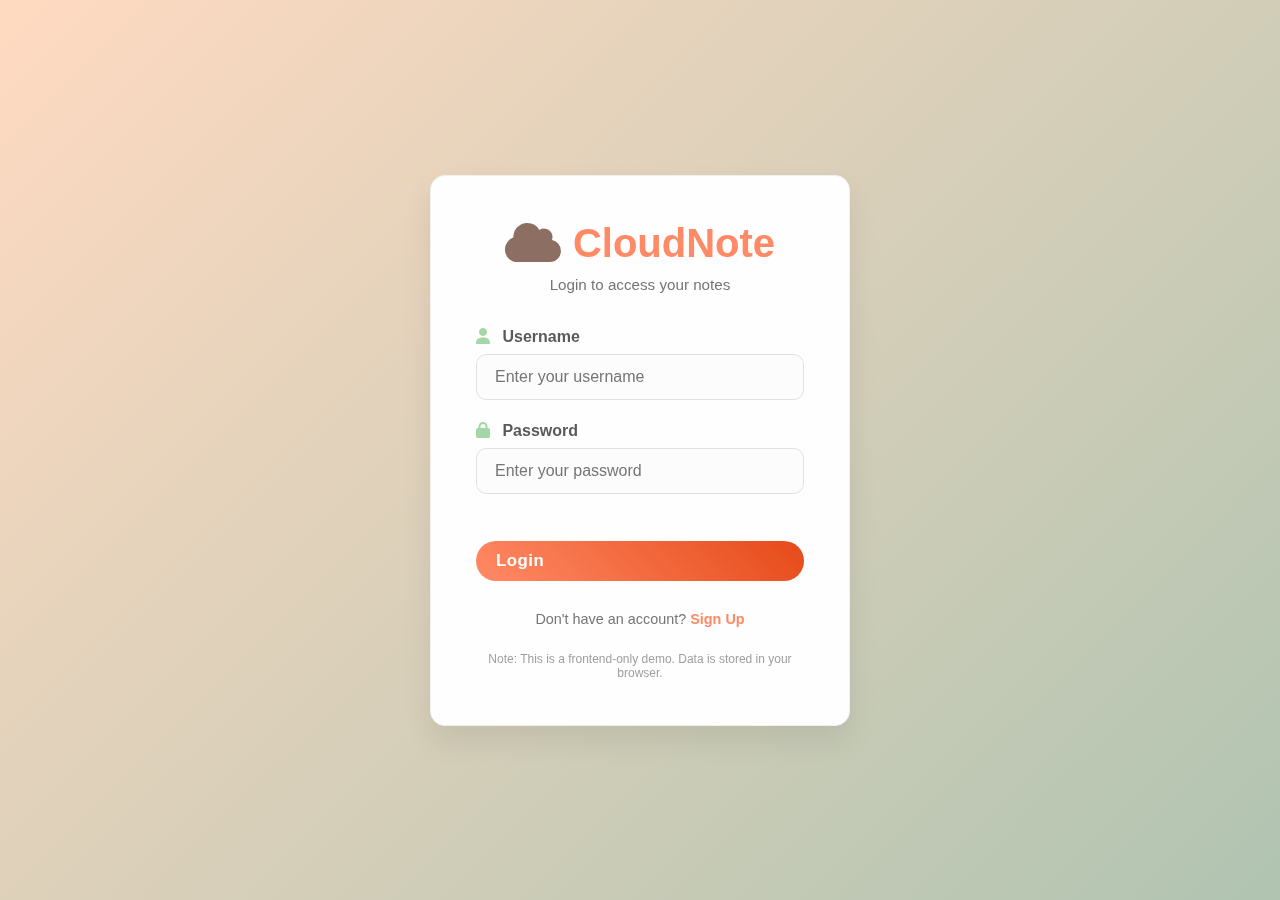
<file: index.html>
<!DOCTYPE html>
<html lang="en">
<head>
    <meta charset="UTF-8">
    <meta name="viewport" content="width=device-width, initial-scale=1.0">
    <title>CloudNote - Online Notepad</title>
    <link rel="stylesheet" href="notepad.css">
    <link href="https://cdnjs.cloudflare.com/ajax/libs/font-awesome/6.0.0/css/all.min.css" rel="stylesheet">
</head>
<body>
    <div class="auth-container" id="authContainer">
        <div class="auth-box">
            <h2><i class="fas fa-cloud"></i> CloudNote</h2>
            <p class="auth-subtitle" id="authSubtitle">Login to access your notes</p>

            <form id="loginForm" class="auth-form">
                <div class="input-group">
                    <label for="loginUsername"><i class="fas fa-user"></i> Username</label>
                    <input type="text" id="loginUsername" placeholder="Enter your username" required>
                </div>
                <div class="input-group">
                    <label for="loginPassword"><i class="fas fa-lock"></i> Password</label>
                    <input type="password" id="loginPassword" placeholder="Enter your password" required>
                </div>
                <button type="submit" class="btn btn-primary auth-btn">Login</button>
                <p id="loginError" class="auth-error-message"></p>
                <p class="toggle-auth">Don't have an account? <span id="showSignup">Sign Up</span></p>
            </form>

            <form id="signupForm" class="auth-form" style="display: none;">
                <div class="input-group">
                    <label for="signupUsername"><i class="fas fa-user-plus"></i> Username</label>
                    <input type="text" id="signupUsername" placeholder="Choose a username" required>
                </div>
                <div class="input-group">
                    <label for="signupPassword"><i class="fas fa-key"></i> Password</label>
                    <input type="password" id="signupPassword" placeholder="Choose a password" required>
                </div>
                <div class="input-group">
                    <label for="confirmPassword"><i class="fas fa-check-circle"></i> Confirm Password</label>
                    <input type="password" id="confirmPassword" placeholder="Confirm your password" required>
                </div>
                <button type="submit" class="btn btn-secondary auth-btn">Sign Up</button>
                <p id="signupError" class="auth-error-message"></p>
                <p class="toggle-auth">Already have an account? <span id="showLogin">Login</span></p>
            </form>

            <p class="demo-text">Note: This is a frontend-only demo. Data is stored in your browser.</p>
        </div>
    </div>

    <div class="app-container" id="appContainer" style="display: none;">
        <header class="header">
            <div class="header-left">
                <h1><i class="fas fa-cloud"></i> CloudNote</h1>
                <span class="subtitle">Your thoughts, everywhere</span>
            </div>
            <div class="header-right">
                <button class="btn btn-primary" id="newNoteBtn">
                    <i class="fas fa-plus"></i> New Note
                </button>
                <div class="search-box">
                    <i class="fas fa-search"></i>
                    <input type="text" placeholder="Search notes..." id="searchInput">
                </div>
                <button class="btn btn-danger" id="logoutBtn">
                    <i class="fas fa-sign-out-alt"></i> Logout
                </button>
            </div>
        </header>

        <main class="main-content">
            <aside class="sidebar">
                <div class="sidebar-header">
                    <h3>All Notes</h3>
                    <span class="note-count" id="noteCount">0</span>
                </div>
                <div class="notes-list" id="notesList">
                    <div class="empty-state">
                        <i class="fas fa-sticky-note"></i>
                        <p>No notes yet</p>
                        <small>Create your first note to get started</small>
                    </div>
                </div>
            </aside>

            <section class="editor-area">
                <div class="editor-header">
                    <input type="text" placeholder="Note title..." id="noteTitle" class="title-input">
                    <div class="editor-controls">
                        <button class="btn btn-secondary" id="saveBtn">
                            <i class="fas fa-save"></i> Save
                        </button>
                        <button class="btn btn-danger" id="deleteBtn">
                            <i class="fas fa-trash"></i> Delete
                        </button>
                    </div>
                </div>
                <div class="editor-body">
                    <textarea placeholder="Start writing your note..." id="noteContent" class="note-textarea"></textarea>
                </div>
                <div class="editor-footer">
                    <div class="note-info">
                        <span id="wordCount">0 words</span>
                        <span id="lastSaved">Not saved</span>
                    </div>
                </div>
            </section>
        </main>

        <footer class="status-bar">
            <div class="status-left">
                <span id="statusMessage">Ready</span>
            </div>
            <div class="status-right">
                <span id="totalNotes">0 total notes</span>
            </div>
        </footer>
    </div>

    <div class="toast" id="toast">
        <i class="fas fa-check-circle"></i>
        <span id="toastMessage">Note saved successfully!</span>
    </div>

    <script src="notepad.js"></script>
</body>
</html>
</file>
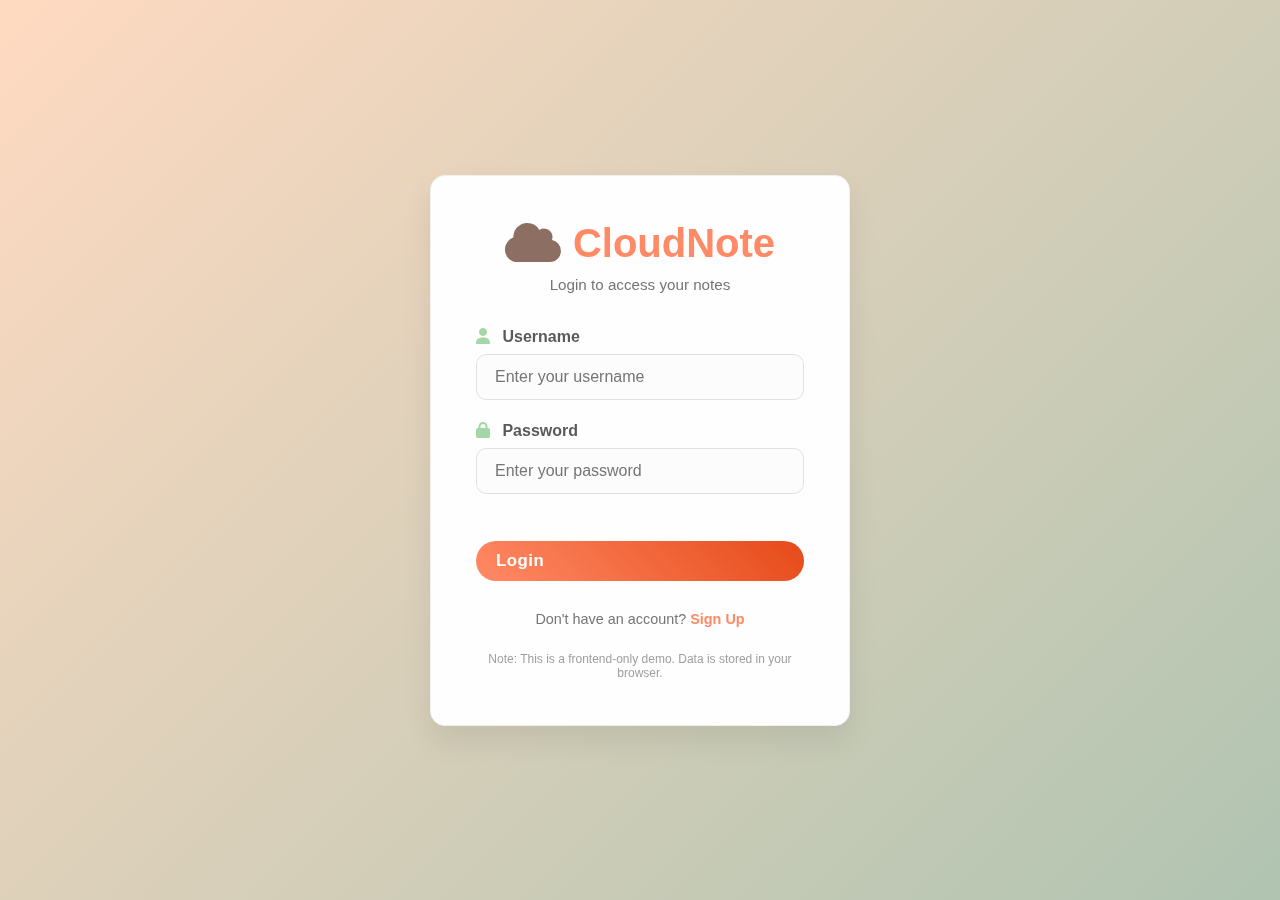
<file: notepad.html>
<!DOCTYPE html>
<html lang="en">
<head>
    <meta charset="UTF-8">
    <meta name="viewport" content="width=device-width, initial-scale=1.0">
    <title>CloudNote - Online Notepad</title>
    <link rel="stylesheet" href="notepad.css">
    <link href="https://cdnjs.cloudflare.com/ajax/libs/font-awesome/6.0.0/css/all.min.css" rel="stylesheet">
</head>
<body>
    <div class="auth-container" id="authContainer">
        <div class="auth-box">
            <h2><i class="fas fa-cloud"></i> CloudNote</h2>
            <p class="auth-subtitle" id="authSubtitle">Login to access your notes</p>

            <form id="loginForm" class="auth-form">
                <div class="input-group">
                    <label for="loginUsername"><i class="fas fa-user"></i> Username</label>
                    <input type="text" id="loginUsername" placeholder="Enter your username" required>
                </div>
                <div class="input-group">
                    <label for="loginPassword"><i class="fas fa-lock"></i> Password</label>
                    <input type="password" id="loginPassword" placeholder="Enter your password" required>
                </div>
                <button type="submit" class="btn btn-primary auth-btn">Login</button>
                <p id="loginError" class="auth-error-message"></p>
                <p class="toggle-auth">Don't have an account? <span id="showSignup">Sign Up</span></p>
            </form>

            <form id="signupForm" class="auth-form" style="display: none;">
                <div class="input-group">
                    <label for="signupUsername"><i class="fas fa-user-plus"></i> Username</label>
                    <input type="text" id="signupUsername" placeholder="Choose a username" required>
                </div>
                <div class="input-group">
                    <label for="signupPassword"><i class="fas fa-key"></i> Password</label>
                    <input type="password" id="signupPassword" placeholder="Choose a password" required>
                </div>
                <div class="input-group">
                    <label for="confirmPassword"><i class="fas fa-check-circle"></i> Confirm Password</label>
                    <input type="password" id="confirmPassword" placeholder="Confirm your password" required>
                </div>
                <button type="submit" class="btn btn-secondary auth-btn">Sign Up</button>
                <p id="signupError" class="auth-error-message"></p>
                <p class="toggle-auth">Already have an account? <span id="showLogin">Login</span></p>
            </form>

            <p class="demo-text">Note: This is a frontend-only demo. Data is stored in your browser.</p>
        </div>
    </div>

    <div class="app-container" id="appContainer" style="display: none;">
        <header class="header">
            <div class="header-left">
                <h1><i class="fas fa-cloud"></i> CloudNote</h1>
                <span class="subtitle">Your thoughts, everywhere</span>
            </div>
            <div class="header-right">
                <button class="btn btn-primary" id="newNoteBtn">
                    <i class="fas fa-plus"></i> New Note
                </button>
                <div class="search-box">
                    <i class="fas fa-search"></i>
                    <input type="text" placeholder="Search notes..." id="searchInput">
                </div>
                <button class="btn btn-danger" id="logoutBtn">
                    <i class="fas fa-sign-out-alt"></i> Logout
                </button>
            </div>
        </header>

        <main class="main-content">
            <aside class="sidebar">
                <div class="sidebar-header">
                    <h3>All Notes</h3>
                    <span class="note-count" id="noteCount">0</span>
                </div>
                <div class="notes-list" id="notesList">
                    <div class="empty-state">
                        <i class="fas fa-sticky-note"></i>
                        <p>No notes yet</p>
                        <small>Create your first note to get started</small>
                    </div>
                </div>
            </aside>

            <section class="editor-area">
                <div class="editor-header">
                    <input type="text" placeholder="Note title..." id="noteTitle" class="title-input">
                    <div class="editor-controls">
                        <button class="btn btn-secondary" id="saveBtn">
                            <i class="fas fa-save"></i> Save
                        </button>
                        <button class="btn btn-danger" id="deleteBtn">
                            <i class="fas fa-trash"></i> Delete
                        </button>
                    </div>
                </div>
                <div class="editor-body">
                    <textarea placeholder="Start writing your note..." id="noteContent" class="note-textarea"></textarea>
                </div>
                <div class="editor-footer">
                    <div class="note-info">
                        <span id="wordCount">0 words</span>
                        <span id="lastSaved">Not saved</span>
                    </div>
                </div>
            </section>
        </main>

        <footer class="status-bar">
            <div class="status-left">
                <span id="statusMessage">Ready</span>
            </div>
            <div class="status-right">
                <span id="totalNotes">0 total notes</span>
            </div>
        </footer>
    </div>

    <div class="toast" id="toast">
        <i class="fas fa-check-circle"></i>
        <span id="toastMessage">Note saved successfully!</span>
    </div>

    <script src="notepad.js"></script>
</body>
</html>
</file>
<file: notepad.css>
/* Reset and Base Styles */
* {
    margin: 0;
    padding: 0;
    box-sizing: border-box;
}

body {
    font-family: 'Segoe UI', Tahoma, Geneva, Verdana, sans-serif;
    /* Changed: Main background to a warm, earthy gradient */
    background: linear-gradient(135deg, #FFDAC1 0%, #B0C4B1 100%); /* Light Peach to Muted Green */
    min-height: 100vh;
    color: #4A4A4A; /* Darker grey for good contrast */
    display: flex;
    justify-content: center;
    align-items: center;
}

/* Authentication Container Styles */
.auth-container {
    display: flex;
    justify-content: center;
    align-items: center;
    min-height: 100vh;
    width: 100%;
    /* Changed: Matches new body background */
    background: linear-gradient(135deg, #FFDAC1 0%, #B0C4B1 100%);
}

.auth-box {
    background: rgba(255, 255, 255, 0.98); /* Slightly more opaque white */
    backdrop-filter: blur(10px);
    border-radius: 15px; /* Slightly less rounded for a softer look */
    padding: 45px;
    box-shadow: 0 15px 30px rgba(0, 0, 0, 0.08); /* Softer shadow */
    text-align: center;
    max-width: 420px;
    width: 90%;
    border: 1px solid #f0f0f0; /* Subtle border */
}

.auth-box h2 {
    font-size: 2.5rem;
    /* Changed: Heading color to a warm orange */
    color: #FF8A65; /* Deep Orange 300 */
    margin-bottom: 10px;
    display: flex;
    align-items: center;
    justify-content: center;
    gap: 12px;
}

.auth-box h2 i {
    font-size: 2.8rem;
    /* Changed: Icon color to a richer brown */
    color: #8D6E63; /* Brown 400 */
}

.auth-subtitle {
    font-size: 0.95rem;
    color: #757575; /* Medium grey */
    margin-bottom: 35px;
}

.input-group {
    margin-bottom: 22px;
    text-align: left;
}

.input-group label {
    display: block;
    font-weight: 600;
    margin-bottom: 8px;
    color: #5a5a5a;
}

.input-group label i {
    margin-right: 8px;
    /* Changed: Input label icon color to a soft green */
    color: #A5D6A7; /* Light Green 200 */
}

.input-group input {
    width: 100%;
    padding: 13px 18px; /* Slightly more padding */
    border: 1px solid #e0e0e0;
    border-radius: 10px; /* Less rounded for inputs */
    font-size: 1rem;
    transition: all 0.3s ease;
    outline: none;
    background-color: #fcfcfc; /* Off-white input background */
}

.input-group input:focus {
    /* Changed: Input focus border and shadow to a warm orange */
    border-color: #FF8A65;
    box-shadow: 0 0 0 3px rgba(255, 138, 101, 0.2);
}

.auth-btn {
    width: 100%;
    padding: 14px 22px; /* Slightly more prominent buttons */
    font-size: 1.05rem;
    margin-top: 25px;
    border-radius: 10px; /* Consistent with inputs */
    letter-spacing: 0.5px;
}

/* Specific button colors for auth */
.btn-primary.auth-btn {
    /* Changed: Primary button to an orange gradient */
    background: linear-gradient(45deg, #FF8A65, #E64A19); /* Deep Orange 300 to 700 */
    color: white;
}
.btn-primary.auth-btn:hover {
    transform: translateY(-2px);
    box-shadow: 0 5px 15px rgba(255, 138, 101, 0.4);
}

.btn-secondary.auth-btn {
    /* Changed: Secondary button to a muted green gradient */
    background: linear-gradient(45deg, #A5D6A7, #66BB6A); /* Light Green 200 to 500 */
    color: #4A4A4A; /* Dark text for contrast */
}
.btn-secondary.auth-btn:hover {
    transform: translateY(-2px);
    box-shadow: 0 5px 15px rgba(165, 214, 167, 0.4);
}

.auth-error-message {
    color: #EF5350; /* A soft red for errors */
    margin-top: 15px;
    font-weight: 500;
    display: none;
}

.toggle-auth {
    margin-top: 30px;
    font-size: 0.9rem;
    color: #757575;
}

.toggle-auth span {
    /* Changed: Toggle link color to matching orange */
    color: #FF8A65;
    font-weight: 600;
    cursor: pointer;
    transition: color 0.3s ease;
}

.toggle-auth span:hover {
    color: #E64A19; /* Darker orange on hover */
    text-decoration: underline;
}

.demo-text {
    margin-top: 25px;
    font-size: 0.75rem;
    color: #9E9E9E; /* Lighter grey */
}

/* App Container */
.app-container {
    display: flex;
    flex-direction: column;
    height: 100vh;
    background: rgba(255, 255, 255, 0.98);
    backdrop-filter: blur(10px);
    border-radius: 15px;
    margin: 20px;
    box-shadow: 0 15px 30px rgba(0, 0, 0, 0.08);
    overflow: hidden;
}

/* Header */
.header {
    display: flex;
    justify-content: space-between;
    align-items: center;
    padding: 20px 30px;
    /* Changed: Header background to an earthy gradient */
    background: linear-gradient(90deg, #8D6E63 0%, #D7CCC8 100%); /* Brown 400 to Brown 100 */
    color: white; /* Keep text white for contrast */
    box-shadow: 0 2px 10px rgba(0, 0, 0, 0.1);
}

.header-left h1 {
    font-size: 1.8rem;
    font-weight: 700;
    margin-bottom: 5px;
}

.header-left .subtitle {
    font-size: 0.9rem;
    opacity: 0.8;
}

.header-right {
    display: flex;
    align-items: center;
    gap: 20px;
}

.search-box {
    position: relative;
}

.search-box i {
    position: absolute;
    left: 12px;
    top: 50%;
    transform: translateY(-50%);
    color: #666;
}

.search-box input {
    padding: 10px 15px 10px 35px;
    border: none;
    border-radius: 25px;
    background: rgba(255, 255, 255, 0.9);
    outline: none;
    width: 250px;
    transition: all 0.3s ease;
}

.search-box input:focus {
    background: white;
    /* Changed: Search input focus shadow */
    box-shadow: 0 0 0 3px rgba(255, 138, 101, 0.3);
}

/* Buttons (General App Buttons) */
.btn {
    padding: 10px 20px;
    border: none;
    border-radius: 25px;
    cursor: pointer;
    font-weight: 600;
    transition: all 0.3s ease;
    display: inline-flex;
    align-items: center;
    gap: 8px;
}

.btn-primary {
    /* Changed: Primary app button to a muted green gradient */
    background: linear-gradient(45deg, #A5D6A7, #66BB6A); /* Light Green 200 to 500 */
    color: #4A4A4A; /* Dark text for contrast */
}

.btn-primary:hover {
    transform: translateY(-2px);
    box-shadow: 0 5px 15px rgba(165, 214, 167, 0.4);
}

.btn-secondary {
    /* Changed: Secondary app button to a warm grey gradient */
    background: linear-gradient(45deg, #EEEEEE, #BDBDBD); /* Grey 200 to 500 */
    color: #4A4A4A;
}

.btn-secondary:hover {
    transform: translateY(-2px);
    box-shadow: 0 5px 15px rgba(189, 189, 189, 0.4);
}

.btn-danger {
    /* Kept red for danger actions */
    background: linear-gradient(45deg, #FF8787, #FF6B6B);
    color: white;
}

.btn-danger:hover {
    transform: translateY(-2px);
    box-shadow: 0 5px 15px rgba(255, 107, 107, 0.4);
}

/* Main Content */
.main-content {
    display: flex;
    flex: 1;
    overflow: hidden;
}

/* Sidebar */
.sidebar {
    width: 300px;
    background: linear-gradient(180deg, #FEFEFE 0%, #F5F5F5 100%); /* Very light grey */
    border-right: 1px solid #E0E0E0;
    display: flex;
    flex-direction: column;
}

.sidebar-header {
    padding: 20px;
    background: white;
    border-bottom: 1px solid #E0E0E0;
    display: flex;
    justify-content: space-between;
    align-items: center;
}

.sidebar-header h3 {
    color: #4A4A4A;
    font-weight: 600;
}

.note-count {
    /* Changed: Note count badge background to matching brown */
    background: #8D6E63; /* Brown 400 */
    color: white;
    padding: 4px 12px;
    border-radius: 15px;
    font-size: 0.8rem;
    font-weight: 600;
}

.notes-list {
    flex: 1;
    overflow-y: auto;
    padding: 10px;
}

.note-item {
    padding: 15px;
    margin-bottom: 10px;
    background: white;
    border-radius: 10px;
    cursor: pointer;
    transition: all 0.3s ease;
    border: 2px solid transparent;
    box-shadow: 0 2px 8px rgba(0, 0, 0, 0.04);
}

.note-item:hover {
    transform: translateY(-2px);
    box-shadow: 0 5px 20px rgba(0, 0, 0, 0.08);
}

.note-item.active {
    /* Changed: Active note border and background to an earthy gradient */
    border-color: #8D6E63;
    background: linear-gradient(135deg, #8D6E63 0%, #D7CCC8 100%); /* Brown 400 to Brown 100 */
    color: white;
}

.note-item h4 {
    font-size: 1.1rem;
    margin-bottom: 8px;
    overflow: hidden;
    text-overflow: ellipsis;
    white-space: nowrap;
}

.note-item p {
    font-size: 0.9rem;
    opacity: 0.7;
    line-height: 1.4;
    max-height: 40px;
    overflow: hidden;
}

.note-item .note-date {
    font-size: 0.8rem;
    opacity: 0.6;
    margin-top: 8px;
}

.empty-state {
    text-align: center;
    padding: 50px 20px;
    color: #9E9E9E;
}

.empty-state i {
    font-size: 3rem;
    margin-bottom: 15px;
    opacity: 0.5;
}

/* Editor Area */
.editor-area {
    flex: 1;
    display: flex;
    flex-direction: column;
    background: white;
}

.editor-header {
    padding: 20px 30px;
    border-bottom: 1px solid #E0E0E0;
    display: flex;
    justify-content: space-between;
    align-items: center;
    background: linear-gradient(90deg, #FEFEFE 0%, #FFFFFF 100%);
}

.title-input {
    flex: 1;
    border: none;
    outline: none;
    font-size: 1.5rem;
    font-weight: 600;
    color: #4A4A4A;
    background: transparent;
}

.title-input::placeholder {
    color: #9E9E9E;
}

.editor-controls {
    display: flex;
    gap: 10px;
}

.editor-body {
    flex: 1;
    padding: 30px;
    /* Changed: Editor body background to a very subtle light texture */
    background: linear-gradient(135deg, #FFFDE7 0%, #F1F8E9 100%); /* Light Yellow to Pale Green */
    background-size: 40px 40px;
    background-image:
        linear-gradient(to right, rgba(0, 0, 0, 0.02) 1px, transparent 1px),
        linear-gradient(to bottom, rgba(0, 0, 0, 0.02) 1px, transparent 1px);
}

.note-textarea {
    width: 100%;
    height: 100%;
    border: none;
    outline: none;
    background: transparent;
    font-size: 1.1rem;
    line-height: 1.8;
    color: #3D3D3D;
    resize: none;
    font-family: 'Georgia', serif;
}

.note-textarea::placeholder {
    color: rgba(61, 61, 61, 0.5);
    font-style: italic;
}

.editor-footer {
    padding: 15px 30px;
    border-top: 1px solid #E0E0E0;
    background: #FCFCFC;
}

.note-info {
    display: flex;
    justify-content: space-between;
    font-size: 0.9rem;
    color: #757575;
}

/* Status Bar */
.status-bar {
    padding: 10px 30px;
    /* Changed: Status bar background to a deep brown */
    background: #4E342E; /* Brown 800 */
    color: white;
    display: flex;
    justify-content: space-between;
    align-items: center;
    font-size: 0.9rem;
}

/* Toast Notification */
.toast {
    position: fixed;
    top: 20px;
    right: 20px;
    /* Changed: Toast background to a vibrant green */
    background: linear-gradient(45deg, #66BB6A, #43A047); /* Green 500 to 700 */
    color: white;
    padding: 15px 20px;
    border-radius: 10px;
    box-shadow: 0 5px 20px rgba(0, 0, 0, 0.2);
    transform: translateX(400px);
    transition: transform 0.3s ease;
    z-index: 1000;
    display: flex;
    align-items: center;
    gap: 10px;
}

.toast.show {
    transform: translateX(0);
}

/* Responsive Design */
@media (max-width: 768px) {
    .app-container {
        margin: 10px;
        border-radius: 15px;
    }

    .header {
        flex-direction: column;
        gap: 15px;
        padding: 15px;
    }

    .header-right {
        width: 100%;
        justify-content: space-between;
    }

    .search-box input {
        width: 200px;
    }

    .main-content {
        flex-direction: column;
    }

    .sidebar {
        width: 100%;
        max-height: 300px;
    }

    .editor-body {
        padding: 20px;
    }

    .auth-box {
        padding: 30px;
    }
}

/* Scrollbar Styling */
::-webkit-scrollbar {
    width: 8px;
}

::-webkit-scrollbar-track {
    background: #F1F3F4;
    border-radius: 10px;
}

::-webkit-scrollbar-thumb {
    /* Changed: Scrollbar thumb to an earthy gradient */
    background: linear-gradient(45deg, #FF8A65, #8D6E63); /* Deep Orange 300 to Brown 400 */
    border-radius: 10px;
}

::-webkit-scrollbar-thumb:hover {
    background: linear-gradient(45deg, #E64A19, #6D4C41); /* Darker shades on hover */
}
</file>
